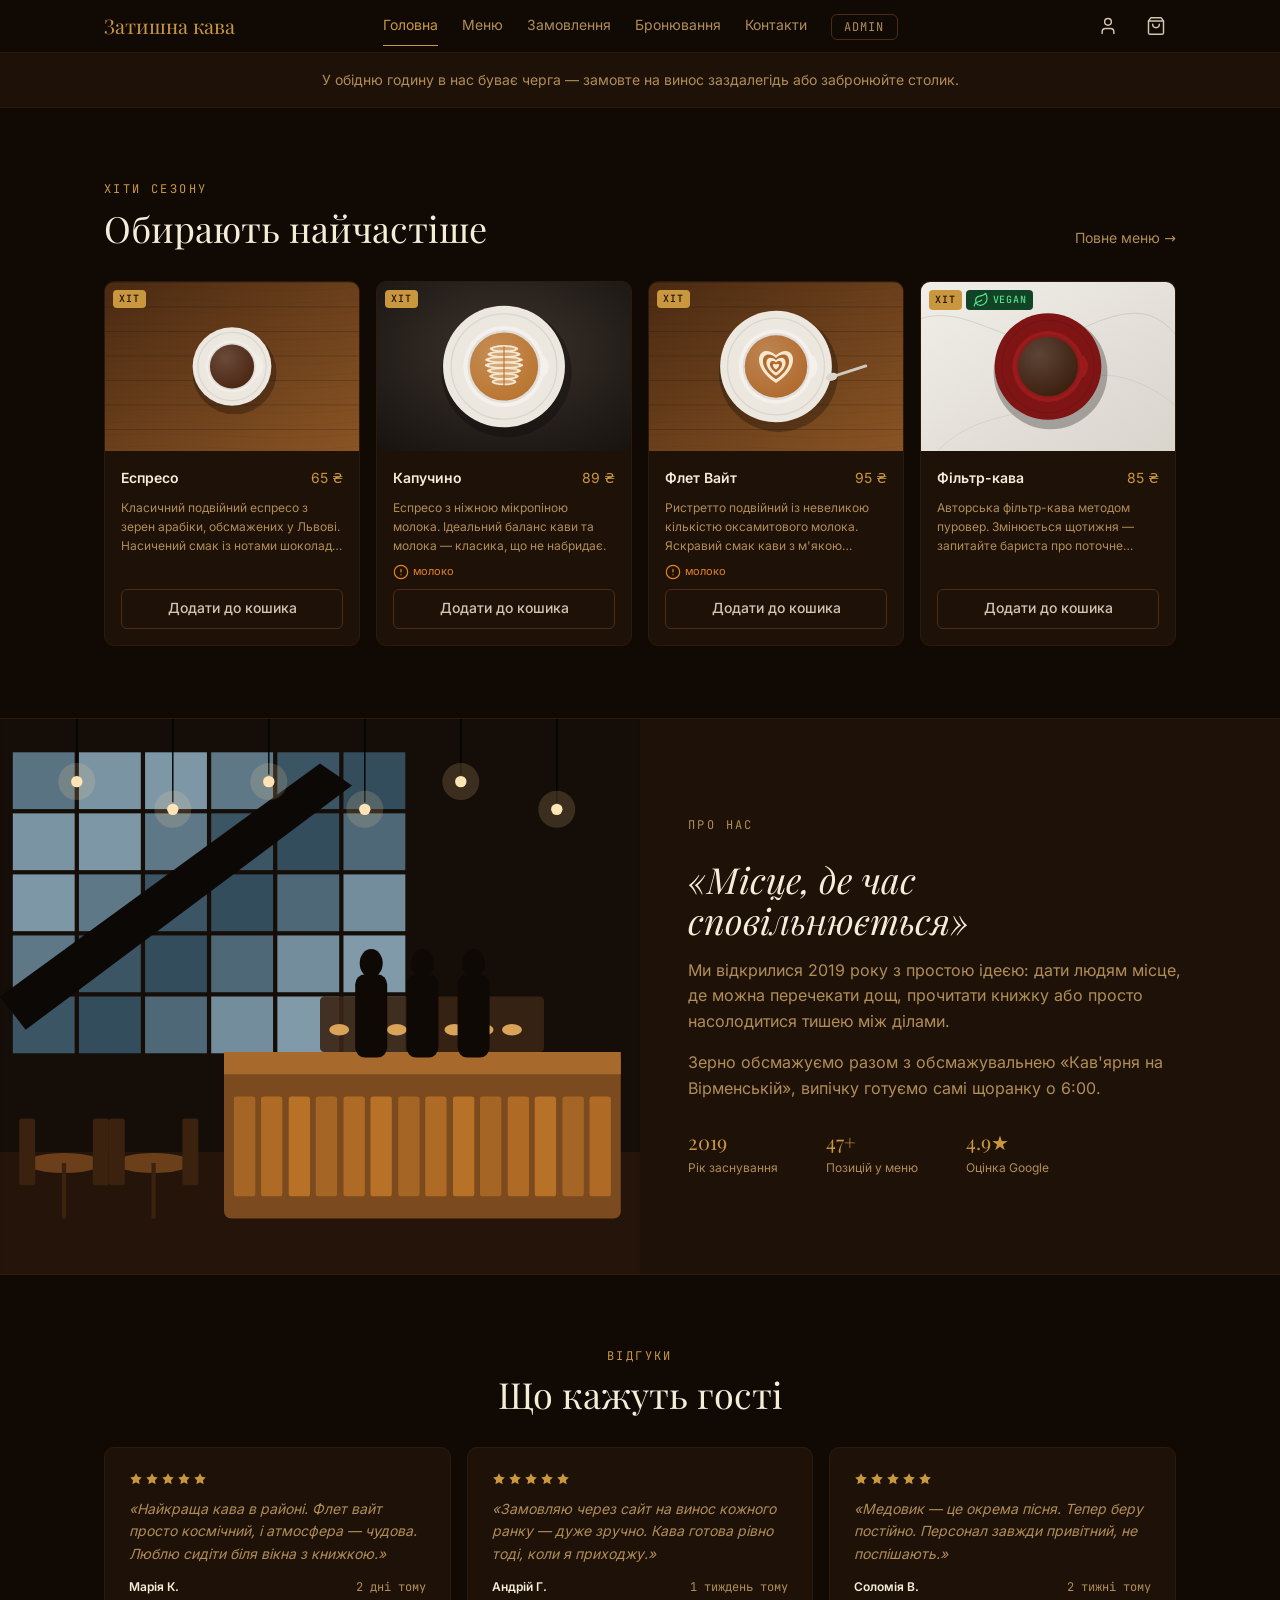
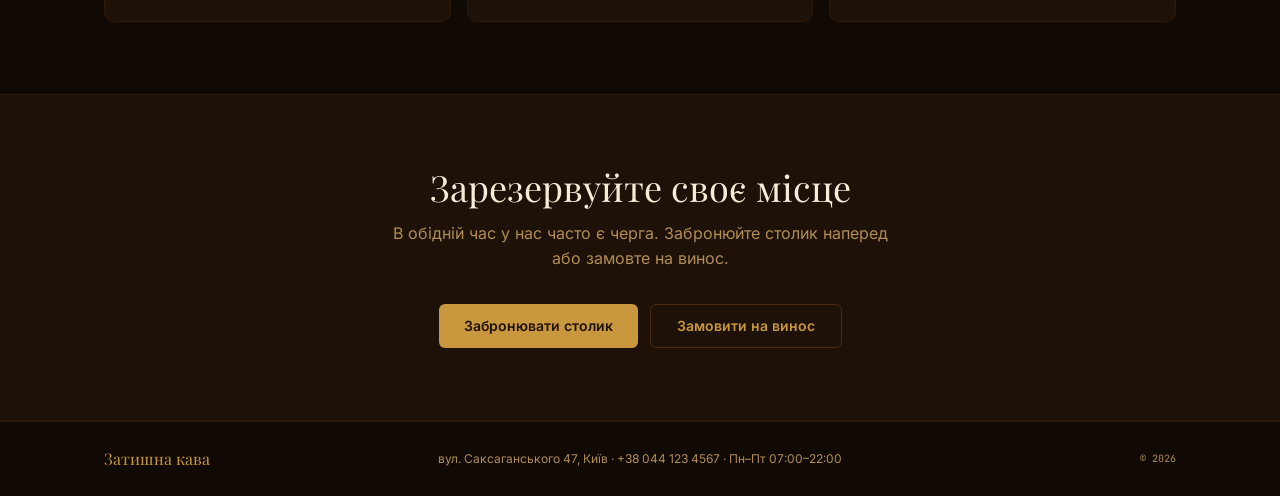
<file: public/index.html>
<!DOCTYPE html>
<html lang="uk">
<head>
  <meta charset="utf-8">
  <meta name="viewport" content="width=device-width, initial-scale=1">
  <title>Затишна кава — кав&#x27;ярня з онлайн-замовленням і бронюванням столиків</title>
  <meta name="description" content="Затишна кава: меню з фото та цінами, замовлення на винос без черги й бронювання столика онлайн.">
  <meta name="theme-color" content="#110a04">
  <link rel="icon" href="favicon.svg" type="image/svg+xml">
  <link rel="stylesheet" href="css/fonts.css">
  <link rel="stylesheet" href="css/tokens.css">
  <link rel="stylesheet" href="css/base.css">
  <link rel="stylesheet" href="css/components.css">
  <link rel="stylesheet" href="css/pages.css">
  <link rel="stylesheet" href="css/interactive.css">
  <script src="js/js-flag.js"></script>
  <script src="js/validation.js" defer></script>
  <script src="js/components.js" defer></script>
  <script src="js/api.js" defer></script>
  <script src="js/main.js" defer></script>
</head>
<body>
  <a class="skip-link" href="#main">Перейти до основного вмісту</a>
  <header class="site-header">
    <div class="container site-header__inner">
      <a class="logo" href="index.html">Затишна кава</a>
      <nav class="site-nav" id="site-nav" aria-label="Основна навігація">
        <ul class="site-nav__list">
          <li><a class="site-nav__link" href="index.html" aria-current="page">Головна</a></li>
          <li><a class="site-nav__link" href="menu.html">Меню</a></li>
          <li><a class="site-nav__link" href="order.html">Замовлення</a></li>
          <li><a class="site-nav__link" href="booking.html">Бронювання</a></li>
          <li><a class="site-nav__link" href="contacts.html">Контакти</a></li>
          <li class="site-nav__item--admin"><a class="site-nav__admin" href="#" title="Адмін-панель (поза межами цієї роботи)">Admin</a></li>
        </ul>
      </nav>
      <div class="site-header__actions">
        <a class="icon-btn" href="#" aria-label="Особистий кабінет"><svg class="icon" viewBox="0 0 24 24" aria-hidden="true" focusable="false"><path d="M19 21v-2a4 4 0 0 0-4-4H9a4 4 0 0 0-4 4v2"/><circle cx="12" cy="7" r="4"/></svg></a>
        <a class="icon-btn" href="order.html" aria-label="Кошик"><svg class="icon" viewBox="0 0 24 24" aria-hidden="true" focusable="false"><path d="M6 2 3 6v14a2 2 0 0 0 2 2h14a2 2 0 0 0 2-2V6l-3-4Z"/><path d="M3 6h18"/><path d="M16 10a4 4 0 0 1-8 0"/></svg><span class="icon-btn__count" hidden>0</span></a>
        <button class="icon-btn nav-toggle" type="button" aria-expanded="false" aria-controls="site-nav" aria-label="Меню сайту"><svg class="icon" viewBox="0 0 24 24" aria-hidden="true" focusable="false"><path d="M4 6h16M4 12h16M4 18h16"/></svg></button>
      </div>
    </div>
  </header>

  <main id="main">
    <h1 class="visually-hidden">Затишна кава — кав'ярня з онлайн-замовленням і бронюванням</h1>

    <div class="promo-bar">
      <p class="container promo-bar__text">У обідню годину в нас буває черга — замовте на винос заздалегідь або забронюйте столик.</p>
    </div>

    <section class="section" aria-labelledby="hits-title">
      <div class="container">
        <div class="section-head">
          <div>
            <p class="eyebrow">Хіти сезону</p>
            <h2 id="hits-title">Обирають найчастіше</h2>
          </div>
          <a class="section-head__link" href="menu.html">Повне меню →</a>
        </div>
        <ul class="product-grid">
      <li>
        <article class="product-card" data-category="kava">
      <div class="product-card__media">
        <img class="product-card__img" src="images/espreso.svg" alt="Чашка еспресо на дерев&#x27;яному столі, вигляд зверху" width="600" height="400">
        <div class="product-card__badges"><span class="badge badge--hit">Хіт</span></div>
      </div>
      <div class="product-card__body">
        <div class="product-card__head">
          <h3 class="product-card__title">Еспресо</h3>
          <p class="product-card__price">65&nbsp;₴</p>
        </div>
        <p class="product-card__text">Класичний подвійний еспресо з зерен арабіки, обсмажених у Львові. Насичений смак із нотами шоколаду та карамелі.</p>
        <button class="btn btn--secondary" type="button" data-add-to-cart>Додати до кошика</button>
      </div>
        </article>
      </li>
      <li>
        <article class="product-card" data-category="kava">
      <div class="product-card__media">
        <img class="product-card__img" src="images/kapuchyno.svg" alt="Капучино з малюнком на піні у чорній чашці" width="600" height="400">
        <div class="product-card__badges"><span class="badge badge--hit">Хіт</span></div>
      </div>
      <div class="product-card__body">
        <div class="product-card__head">
          <h3 class="product-card__title">Капучино</h3>
          <p class="product-card__price">89&nbsp;₴</p>
        </div>
        <p class="product-card__text">Еспресо з ніжною мікропіною молока. Ідеальний баланс кави та молока — класика, що не набридає.</p>
        <p class="product-card__allergen"><svg class="icon icon--sm" viewBox="0 0 24 24" aria-hidden="true" focusable="false"><circle cx="12" cy="12" r="10"/><path d="M12 8v4M12 16h.01"/></svg><span class="visually-hidden">Алергени: </span>молоко</p>
        <button class="btn btn--secondary" type="button" data-add-to-cart>Додати до кошика</button>
      </div>
        </article>
      </li>
      <li>
        <article class="product-card" data-category="kava">
      <div class="product-card__media">
        <img class="product-card__img" src="images/flet-vait.svg" alt="Флет вайт із серцем на піні та ложечкою" width="600" height="400">
        <div class="product-card__badges"><span class="badge badge--hit">Хіт</span></div>
      </div>
      <div class="product-card__body">
        <div class="product-card__head">
          <h3 class="product-card__title">Флет Вайт</h3>
          <p class="product-card__price">95&nbsp;₴</p>
        </div>
        <p class="product-card__text">Ристретто подвійний із невеликою кількістю оксамитового молока. Яскравий смак кави з м&#x27;якою текстурою.</p>
        <p class="product-card__allergen"><svg class="icon icon--sm" viewBox="0 0 24 24" aria-hidden="true" focusable="false"><circle cx="12" cy="12" r="10"/><path d="M12 8v4M12 16h.01"/></svg><span class="visually-hidden">Алергени: </span>молоко</p>
        <button class="btn btn--secondary" type="button" data-add-to-cart>Додати до кошика</button>
      </div>
        </article>
      </li>
      <li>
        <article class="product-card" data-category="kava">
      <div class="product-card__media">
        <img class="product-card__img" src="images/filtr-kava.svg" alt="Фільтр-кава в червоній чашці на мармуровому столі" width="600" height="400">
        <div class="product-card__badges"><span class="badge badge--hit">Хіт</span><span class="badge badge--vegan"><svg class="icon icon--sm" viewBox="0 0 24 24" aria-hidden="true" focusable="false"><path d="M11 20A7 7 0 0 1 9.8 6.1C15.5 5 17 4.48 19 2c1 2 2 4.18 2 8 0 5.5-4.78 10-10 10Z"/><path d="M2 21c0-3 1.85-5.36 5.08-6C9.5 14.52 12 13 13 12"/></svg>Vegan</span></div>
      </div>
      <div class="product-card__body">
        <div class="product-card__head">
          <h3 class="product-card__title">Фільтр-кава</h3>
          <p class="product-card__price">85&nbsp;₴</p>
        </div>
        <p class="product-card__text">Авторська фільтр-кава методом пуровер. Змінюється щотижня — запитайте бариста про поточне зерно.</p>
        <button class="btn btn--secondary" type="button" data-add-to-cart>Додати до кошика</button>
      </div>
        </article>
      </li>
        </ul>
      </div>
    </section>

    <section class="about" aria-labelledby="about-title">
      <figure class="about__media">
        <img class="about__img" src="images/pro-nas.svg" alt="Інтер'єр кав'ярні: великі вікна, барна стійка з підсвіткою та лампи під стелею" width="900" height="780" loading="lazy">
      </figure>
      <div class="about__content">
        <p class="eyebrow">Про нас</p>
        <h2 class="about__quote" id="about-title">«Місце, де час сповільнюється»</h2>
        <p>Ми відкрилися 2019 року з простою ідеєю: дати людям місце, де можна перечекати дощ, прочитати книжку або просто насолодитися тишею між ділами.</p>
        <p>Зерно обсмажуємо разом з обсмажувальнею «Кав'ярня на Вірменській», випічку готуємо самі щоранку о 6:00.</p>
        <dl class="stats">
          <div class="stat"><dt class="stat__label">Рік заснування</dt><dd class="stat__value">2019</dd></div>
          <div class="stat"><dt class="stat__label">Позицій у меню</dt><dd class="stat__value">47+</dd></div>
          <div class="stat"><dt class="stat__label">Оцінка Google</dt><dd class="stat__value">4.9★</dd></div>
        </dl>
      </div>
    </section>

    <section class="section" aria-labelledby="reviews-title">
      <div class="container">
        <div class="section-head section-head--center">
          <div>
            <p class="eyebrow">Відгуки</p>
            <h2 id="reviews-title">Що кажуть гості</h2>
          </div>
        </div>
        <ul class="review-grid">
      <li>
        <article class="review-card">
          <h3 class="visually-hidden">Відгук: Марія К.</h3>
          <div class="review-card__stars" role="img" aria-label="Оцінка: 5 з 5"><svg class="icon" viewBox="0 0 24 24" aria-hidden="true" focusable="false"><polygon points="12 2 15.09 8.26 22 9.27 17 14.14 18.18 21.02 12 17.77 5.82 21.02 7 14.14 2 9.27 8.91 8.26 12 2"/></svg><svg class="icon" viewBox="0 0 24 24" aria-hidden="true" focusable="false"><polygon points="12 2 15.09 8.26 22 9.27 17 14.14 18.18 21.02 12 17.77 5.82 21.02 7 14.14 2 9.27 8.91 8.26 12 2"/></svg><svg class="icon" viewBox="0 0 24 24" aria-hidden="true" focusable="false"><polygon points="12 2 15.09 8.26 22 9.27 17 14.14 18.18 21.02 12 17.77 5.82 21.02 7 14.14 2 9.27 8.91 8.26 12 2"/></svg><svg class="icon" viewBox="0 0 24 24" aria-hidden="true" focusable="false"><polygon points="12 2 15.09 8.26 22 9.27 17 14.14 18.18 21.02 12 17.77 5.82 21.02 7 14.14 2 9.27 8.91 8.26 12 2"/></svg><svg class="icon" viewBox="0 0 24 24" aria-hidden="true" focusable="false"><polygon points="12 2 15.09 8.26 22 9.27 17 14.14 18.18 21.02 12 17.77 5.82 21.02 7 14.14 2 9.27 8.91 8.26 12 2"/></svg></div>
          <blockquote class="review-card__text"><p>«Найкраща кава в районі. Флет вайт просто космічний, і атмосфера — чудова. Люблю сидіти біля вікна з книжкою.»</p></blockquote>
          <footer class="review-card__meta">
            <span class="review-card__author">Марія К.</span>
            <span class="review-card__time">2 дні тому</span>
          </footer>
        </article>
      </li>
      <li>
        <article class="review-card">
          <h3 class="visually-hidden">Відгук: Андрій Г.</h3>
          <div class="review-card__stars" role="img" aria-label="Оцінка: 5 з 5"><svg class="icon" viewBox="0 0 24 24" aria-hidden="true" focusable="false"><polygon points="12 2 15.09 8.26 22 9.27 17 14.14 18.18 21.02 12 17.77 5.82 21.02 7 14.14 2 9.27 8.91 8.26 12 2"/></svg><svg class="icon" viewBox="0 0 24 24" aria-hidden="true" focusable="false"><polygon points="12 2 15.09 8.26 22 9.27 17 14.14 18.18 21.02 12 17.77 5.82 21.02 7 14.14 2 9.27 8.91 8.26 12 2"/></svg><svg class="icon" viewBox="0 0 24 24" aria-hidden="true" focusable="false"><polygon points="12 2 15.09 8.26 22 9.27 17 14.14 18.18 21.02 12 17.77 5.82 21.02 7 14.14 2 9.27 8.91 8.26 12 2"/></svg><svg class="icon" viewBox="0 0 24 24" aria-hidden="true" focusable="false"><polygon points="12 2 15.09 8.26 22 9.27 17 14.14 18.18 21.02 12 17.77 5.82 21.02 7 14.14 2 9.27 8.91 8.26 12 2"/></svg><svg class="icon" viewBox="0 0 24 24" aria-hidden="true" focusable="false"><polygon points="12 2 15.09 8.26 22 9.27 17 14.14 18.18 21.02 12 17.77 5.82 21.02 7 14.14 2 9.27 8.91 8.26 12 2"/></svg></div>
          <blockquote class="review-card__text"><p>«Замовляю через сайт на винос кожного ранку — дуже зручно. Кава готова рівно тоді, коли я приходжу.»</p></blockquote>
          <footer class="review-card__meta">
            <span class="review-card__author">Андрій Г.</span>
            <span class="review-card__time">1 тиждень тому</span>
          </footer>
        </article>
      </li>
      <li>
        <article class="review-card">
          <h3 class="visually-hidden">Відгук: Соломія В.</h3>
          <div class="review-card__stars" role="img" aria-label="Оцінка: 5 з 5"><svg class="icon" viewBox="0 0 24 24" aria-hidden="true" focusable="false"><polygon points="12 2 15.09 8.26 22 9.27 17 14.14 18.18 21.02 12 17.77 5.82 21.02 7 14.14 2 9.27 8.91 8.26 12 2"/></svg><svg class="icon" viewBox="0 0 24 24" aria-hidden="true" focusable="false"><polygon points="12 2 15.09 8.26 22 9.27 17 14.14 18.18 21.02 12 17.77 5.82 21.02 7 14.14 2 9.27 8.91 8.26 12 2"/></svg><svg class="icon" viewBox="0 0 24 24" aria-hidden="true" focusable="false"><polygon points="12 2 15.09 8.26 22 9.27 17 14.14 18.18 21.02 12 17.77 5.82 21.02 7 14.14 2 9.27 8.91 8.26 12 2"/></svg><svg class="icon" viewBox="0 0 24 24" aria-hidden="true" focusable="false"><polygon points="12 2 15.09 8.26 22 9.27 17 14.14 18.18 21.02 12 17.77 5.82 21.02 7 14.14 2 9.27 8.91 8.26 12 2"/></svg><svg class="icon" viewBox="0 0 24 24" aria-hidden="true" focusable="false"><polygon points="12 2 15.09 8.26 22 9.27 17 14.14 18.18 21.02 12 17.77 5.82 21.02 7 14.14 2 9.27 8.91 8.26 12 2"/></svg></div>
          <blockquote class="review-card__text"><p>«Медовик — це окрема пісня. Тепер беру постійно. Персонал завжди привітний, не поспішають.»</p></blockquote>
          <footer class="review-card__meta">
            <span class="review-card__author">Соломія В.</span>
            <span class="review-card__time">2 тижні тому</span>
          </footer>
        </article>
      </li>
        </ul>
      </div>
    </section>

    <section class="section section--surface cta" aria-labelledby="cta-title">
      <div class="container">
        <h2 id="cta-title">Зарезервуйте своє місце</h2>
        <p class="cta__text">В обідній час у нас часто є черга. Забронюйте столик наперед або замовте на винос.</p>
        <div class="cta__actions">
          <a class="btn btn--primary" href="booking.html">Забронювати столик</a>
          <a class="btn btn--secondary" href="order.html">Замовити на винос</a>
        </div>
      </div>
    </section>
  </main>

  <footer class="site-footer">
    <div class="container site-footer__inner">
      <a class="site-footer__logo" href="index.html">Затишна кава</a>
      <address class="site-footer__info">вул. Саксаганського 47, Київ · <a href="tel:+380441234567">+38 044 123 4567</a> · Пн–Пт 07:00–22:00</address>
      <p class="site-footer__copy"><small>© 2026</small></p>
    </div>
  </footer>
</body>
</html>
</file>
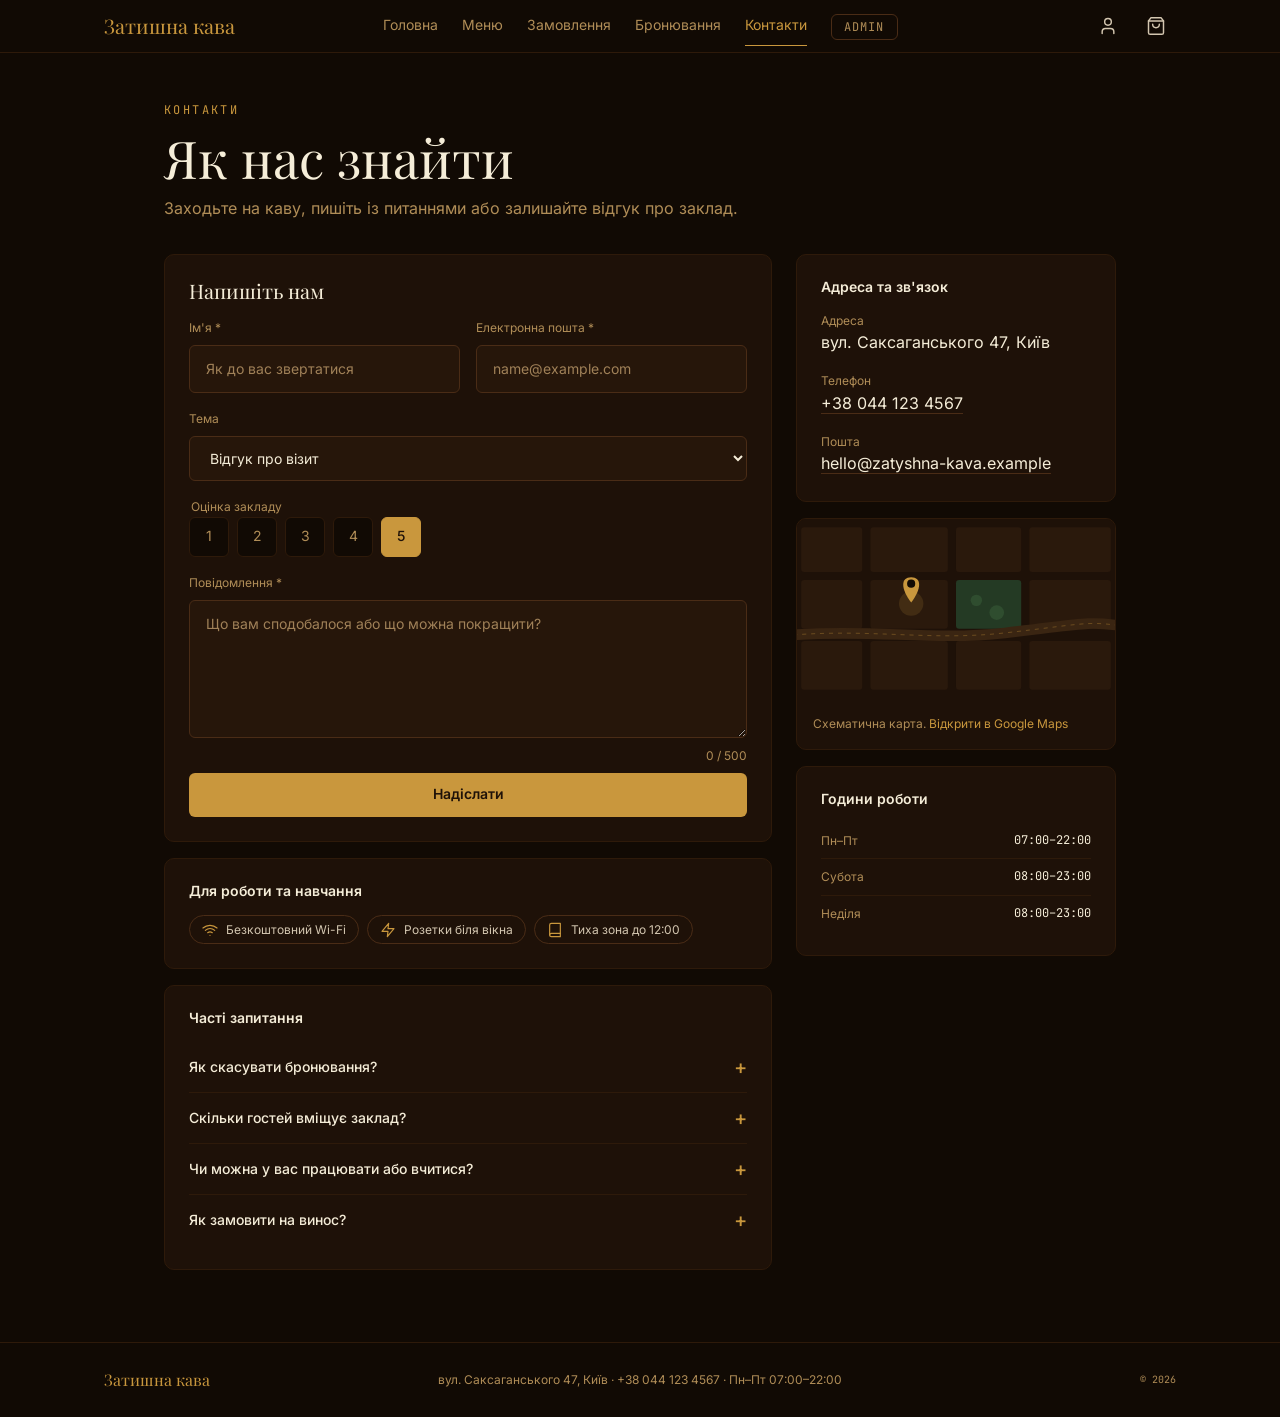
<file: public/contacts.html>
<!DOCTYPE html>
<html lang="uk">
<head>
  <meta charset="utf-8">
  <meta name="viewport" content="width=device-width, initial-scale=1">
  <title>Контакти — Затишна кава</title>
  <meta name="description" content="Адреса, телефон, години роботи кав&#x27;ярні «Затишна кава» та форма зворотного зв&#x27;язку.">
  <meta name="theme-color" content="#110a04">
  <link rel="icon" href="favicon.svg" type="image/svg+xml">
  <link rel="stylesheet" href="css/fonts.css">
  <link rel="stylesheet" href="css/tokens.css">
  <link rel="stylesheet" href="css/base.css">
  <link rel="stylesheet" href="css/components.css">
  <link rel="stylesheet" href="css/pages.css">
  <link rel="stylesheet" href="css/interactive.css">
  <script src="js/js-flag.js"></script>
  <script src="js/validation.js" defer></script>
  <script src="js/components.js" defer></script>
  <script src="js/api.js" defer></script>
  <script src="js/main.js" defer></script>
</head>
<body>
  <a class="skip-link" href="#main">Перейти до основного вмісту</a>
  <header class="site-header">
    <div class="container site-header__inner">
      <a class="logo" href="index.html">Затишна кава</a>
      <nav class="site-nav" id="site-nav" aria-label="Основна навігація">
        <ul class="site-nav__list">
          <li><a class="site-nav__link" href="index.html">Головна</a></li>
          <li><a class="site-nav__link" href="menu.html">Меню</a></li>
          <li><a class="site-nav__link" href="order.html">Замовлення</a></li>
          <li><a class="site-nav__link" href="booking.html">Бронювання</a></li>
          <li><a class="site-nav__link" href="contacts.html" aria-current="page">Контакти</a></li>
          <li class="site-nav__item--admin"><a class="site-nav__admin" href="#" title="Адмін-панель (поза межами цієї роботи)">Admin</a></li>
        </ul>
      </nav>
      <div class="site-header__actions">
        <a class="icon-btn" href="#" aria-label="Особистий кабінет"><svg class="icon" viewBox="0 0 24 24" aria-hidden="true" focusable="false"><path d="M19 21v-2a4 4 0 0 0-4-4H9a4 4 0 0 0-4 4v2"/><circle cx="12" cy="7" r="4"/></svg></a>
        <a class="icon-btn" href="order.html" aria-label="Кошик"><svg class="icon" viewBox="0 0 24 24" aria-hidden="true" focusable="false"><path d="M6 2 3 6v14a2 2 0 0 0 2 2h14a2 2 0 0 0 2-2V6l-3-4Z"/><path d="M3 6h18"/><path d="M16 10a4 4 0 0 1-8 0"/></svg><span class="icon-btn__count" hidden>0</span></a>
        <button class="icon-btn nav-toggle" type="button" aria-expanded="false" aria-controls="site-nav" aria-label="Меню сайту"><svg class="icon" viewBox="0 0 24 24" aria-hidden="true" focusable="false"><path d="M4 6h16M4 12h16M4 18h16"/></svg></button>
      </div>
    </div>
  </header>

  <main id="main">
    <div class="container container--narrow page-head">
      <p class="eyebrow">Контакти</p>
      <h1>Як нас знайти</h1>
      <p class="lead">Заходьте на каву, пишіть із питаннями або залишайте відгук про заклад.</p>
    </div>

    <div class="container container--narrow page-body">
      <div class="two-col">
        <div class="stack">
          <section class="panel" aria-labelledby="feedback-title">
            <h2 class="panel__title panel__title--display" id="feedback-title">Напишіть нам</h2>
            <form id="feedback-form" novalidate action="#" method="post">
              <div class="form-grid">
                <div class="field">
                  <label class="field__label" for="f-name">Ім'я *</label>
                  <input class="field__input" type="text" id="f-name" name="name" placeholder="Як до вас звертатися" autocomplete="name" required>
                </div>
                <div class="field">
                  <label class="field__label" for="f-email">Електронна пошта *</label>
                  <input class="field__input" type="email" id="f-email" name="email" placeholder="name@example.com" autocomplete="email" required>
                </div>
                <div class="field form-grid__full">
                  <label class="field__label" for="f-topic">Тема</label>
                  <select class="field__input" id="f-topic" name="topic">
                    <option value="question">Питання до закладу</option>
                    <option value="review" selected>Відгук про візит</option>
                    <option value="cooperation">Співпраця</option>
                  </select>
                </div>
                <fieldset class="field form-grid__full">
                  <legend class="field__label">Оцінка закладу</legend>
                  <div class="choice-grid choice-grid--rating">
              <div class="choice choice--guest"><input class="choice__input" type="radio" name="rating" id="r-1" value="1"><label class="choice__label" for="r-1"><span class="visually-hidden">Оцінка </span>1</label></div>
              <div class="choice choice--guest"><input class="choice__input" type="radio" name="rating" id="r-2" value="2"><label class="choice__label" for="r-2"><span class="visually-hidden">Оцінка </span>2</label></div>
              <div class="choice choice--guest"><input class="choice__input" type="radio" name="rating" id="r-3" value="3"><label class="choice__label" for="r-3"><span class="visually-hidden">Оцінка </span>3</label></div>
              <div class="choice choice--guest"><input class="choice__input" type="radio" name="rating" id="r-4" value="4"><label class="choice__label" for="r-4"><span class="visually-hidden">Оцінка </span>4</label></div>
              <div class="choice choice--guest"><input class="choice__input" type="radio" name="rating" id="r-5" value="5" checked><label class="choice__label" for="r-5"><span class="visually-hidden">Оцінка </span>5</label></div>
                  </div>
                </fieldset>
                <div class="field form-grid__full">
                  <label class="field__label" for="f-message">Повідомлення *</label>
                  <textarea class="field__input" id="f-message" name="message" rows="5" placeholder="Що вам сподобалося або що можна покращити?" required></textarea>
                </div>
              </div>
              <div class="form-actions">
                <button class="btn btn--primary btn--block" type="submit">Надіслати</button>
                <p class="form-status" id="feedback-status" role="status" tabindex="-1" hidden></p>
              </div>
            </form>
          </section>

          <section class="panel" aria-labelledby="perks-title">
            <h2 class="panel__title" id="perks-title">Для роботи та навчання</h2>
            <ul class="perks">
              <li class="perks__item"><svg class="icon icon--sm" viewBox="0 0 24 24" aria-hidden="true" focusable="false"><path d="M5 12.55a11 11 0 0 1 14.08 0M1.42 9a16 16 0 0 1 21.16 0M8.53 16.11a6 6 0 0 1 6.95 0M12 20h.01"/></svg>Безкоштовний Wi-Fi</li>
              <li class="perks__item"><svg class="icon icon--sm" viewBox="0 0 24 24" aria-hidden="true" focusable="false"><polygon points="13 2 3 14 12 14 11 22 21 10 12 10 13 2"/></svg>Розетки біля вікна</li>
              <li class="perks__item"><svg class="icon icon--sm" viewBox="0 0 24 24" aria-hidden="true" focusable="false"><path d="M4 19.5A2.5 2.5 0 0 1 6.5 17H20"/><path d="M6.5 2H20v20H6.5A2.5 2.5 0 0 1 4 19.5v-15A2.5 2.5 0 0 1 6.5 2z"/></svg>Тиха зона до 12:00</li>
            </ul>
          </section>

          <section class="panel" aria-labelledby="faq-title">
            <h2 class="panel__title" id="faq-title">Часті запитання</h2>
            <div class="accordion" data-accordion>
              <div class="accordion__item">
                <h3 class="accordion__heading"><button class="accordion__trigger" type="button" aria-expanded="false" aria-controls="faq-1">Як скасувати бронювання?</button></h3>
                <div class="accordion__panel" id="faq-1" hidden><p>Скасувати бронювання можна до 2 годин до візиту.</p></div>
              </div>
              <div class="accordion__item">
                <h3 class="accordion__heading"><button class="accordion__trigger" type="button" aria-expanded="false" aria-controls="faq-2">Скільки гостей вміщує заклад?</button></h3>
                <div class="accordion__panel" id="faq-2" hidden><p>У нас 12 столиків, максимальна місткість — 40 гостей. Столики біля вікна особливо популярні.</p></div>
              </div>
              <div class="accordion__item">
                <h3 class="accordion__heading"><button class="accordion__trigger" type="button" aria-expanded="false" aria-controls="faq-3">Чи можна у вас працювати або вчитися?</button></h3>
                <div class="accordion__panel" id="faq-3" hidden><p>Так: безкоштовний Wi-Fi, розетки біля вікна та тиха зона до 12:00.</p></div>
              </div>
              <div class="accordion__item">
                <h3 class="accordion__heading"><button class="accordion__trigger" type="button" aria-expanded="false" aria-controls="faq-4">Як замовити на винос?</button></h3>
                <div class="accordion__panel" id="faq-4" hidden><p>Додайте позиції до кошика, оберіть час отримання на сторінці «Замовлення» — ми приготуємо замовлення до вашого приходу.</p></div>
              </div>
            </div>
          </section>
        </div>

        <aside class="stack" aria-label="Контактна інформація">
          <section class="panel" aria-labelledby="where-title">
            <h2 class="panel__title" id="where-title">Адреса та зв'язок</h2>
            <dl class="contact-list">
              <div class="contact-list__row"><dt>Адреса</dt><dd><address>вул. Саксаганського 47, Київ</address></dd></div>
              <div class="contact-list__row"><dt>Телефон</dt><dd><a href="tel:+380441234567">+38 044 123 4567</a></dd></div>
              <div class="contact-list__row"><dt>Пошта</dt><dd><a href="mailto:hello@zatyshna-kava.example">hello@zatyshna-kava.example</a></dd></div>
            </dl>
          </section>
          <figure class="figure-card">
            <img class="map-card__img" src="images/karta.svg" alt="Схема розташування кав'ярні на вулиці Саксаганського" width="800" height="440" loading="lazy">
            <figcaption class="figure-card__caption">Схематична карта. <a href="https://www.google.com/maps/search/?api=1&amp;query=%D0%B2%D1%83%D0%BB.+%D0%A1%D0%B0%D0%BA%D1%81%D0%B0%D0%B3%D0%B0%D0%BD%D1%81%D1%8C%D0%BA%D0%BE%D0%B3%D0%BE+47+%D0%9A%D0%B8%D1%97%D0%B2" rel="noopener">Відкрити в Google Maps</a></figcaption>
          </figure>
          <section class="panel" aria-labelledby="hours-title">
            <h2 class="panel__title" id="hours-title">Години роботи</h2>
            <dl class="hours">
              <div class="hours__row"><dt>Пн–Пт</dt><dd>07:00–22:00</dd></div>
              <div class="hours__row"><dt>Субота</dt><dd>08:00–23:00</dd></div>
              <div class="hours__row"><dt>Неділя</dt><dd>08:00–23:00</dd></div>
            </dl>
          </section>
        </aside>
      </div>
    </div>
  </main>

  <footer class="site-footer">
    <div class="container site-footer__inner">
      <a class="site-footer__logo" href="index.html">Затишна кава</a>
      <address class="site-footer__info">вул. Саксаганського 47, Київ · <a href="tel:+380441234567">+38 044 123 4567</a> · Пн–Пт 07:00–22:00</address>
      <p class="site-footer__copy"><small>© 2026</small></p>
    </div>
  </footer>
</body>
</html>
</file>
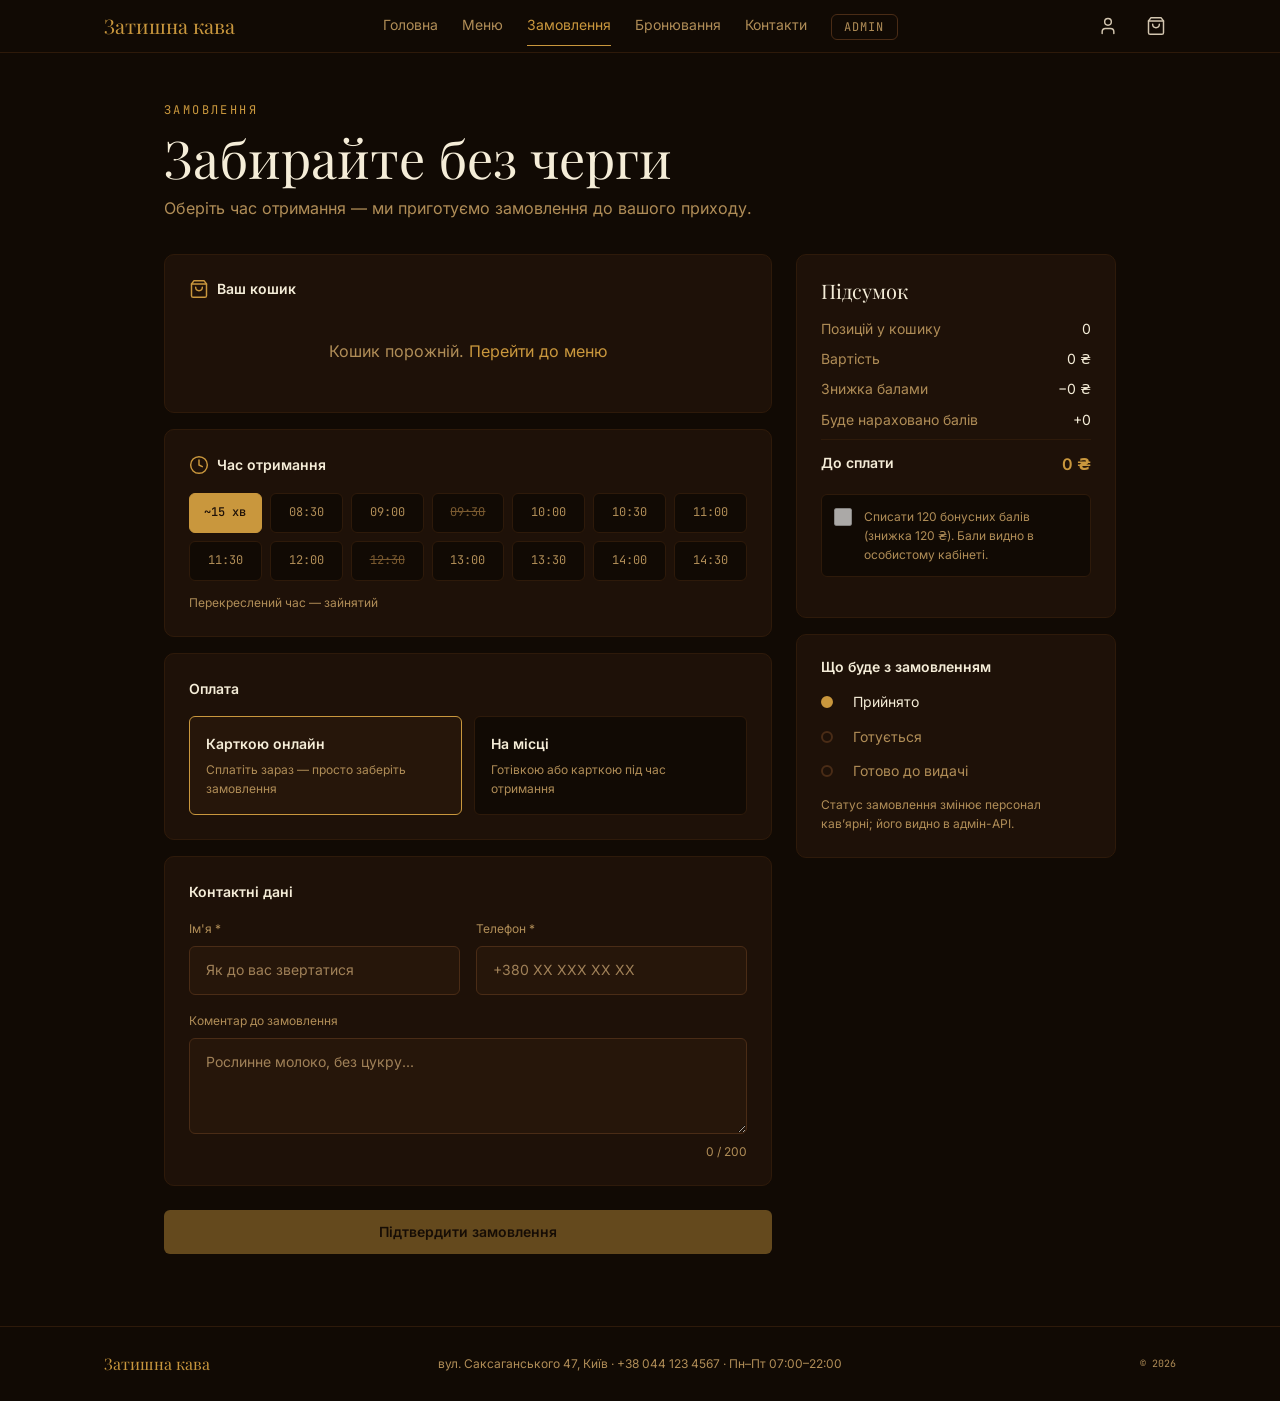
<file: public/order.html>
<!DOCTYPE html>
<html lang="uk">
<head>
  <meta charset="utf-8">
  <meta name="viewport" content="width=device-width, initial-scale=1">
  <title>Замовлення на винос — Затишна кава</title>
  <meta name="description" content="Оформіть замовлення на винос у кав&#x27;ярні «Затишна кава»: оберіть час отримання та спосіб оплати.">
  <meta name="theme-color" content="#110a04">
  <link rel="icon" href="favicon.svg" type="image/svg+xml">
  <link rel="stylesheet" href="css/fonts.css">
  <link rel="stylesheet" href="css/tokens.css">
  <link rel="stylesheet" href="css/base.css">
  <link rel="stylesheet" href="css/components.css">
  <link rel="stylesheet" href="css/pages.css">
  <link rel="stylesheet" href="css/interactive.css">
  <script src="js/js-flag.js"></script>
  <script src="js/validation.js" defer></script>
  <script src="js/components.js" defer></script>
  <script src="js/api.js" defer></script>
  <script src="js/main.js" defer></script>
</head>
<body>
  <a class="skip-link" href="#main">Перейти до основного вмісту</a>
  <header class="site-header">
    <div class="container site-header__inner">
      <a class="logo" href="index.html">Затишна кава</a>
      <nav class="site-nav" id="site-nav" aria-label="Основна навігація">
        <ul class="site-nav__list">
          <li><a class="site-nav__link" href="index.html">Головна</a></li>
          <li><a class="site-nav__link" href="menu.html">Меню</a></li>
          <li><a class="site-nav__link" href="order.html" aria-current="page">Замовлення</a></li>
          <li><a class="site-nav__link" href="booking.html">Бронювання</a></li>
          <li><a class="site-nav__link" href="contacts.html">Контакти</a></li>
          <li class="site-nav__item--admin"><a class="site-nav__admin" href="#" title="Адмін-панель (поза межами цієї роботи)">Admin</a></li>
        </ul>
      </nav>
      <div class="site-header__actions">
        <a class="icon-btn" href="#" aria-label="Особистий кабінет"><svg class="icon" viewBox="0 0 24 24" aria-hidden="true" focusable="false"><path d="M19 21v-2a4 4 0 0 0-4-4H9a4 4 0 0 0-4 4v2"/><circle cx="12" cy="7" r="4"/></svg></a>
        <a class="icon-btn" href="order.html" aria-label="Кошик"><svg class="icon" viewBox="0 0 24 24" aria-hidden="true" focusable="false"><path d="M6 2 3 6v14a2 2 0 0 0 2 2h14a2 2 0 0 0 2-2V6l-3-4Z"/><path d="M3 6h18"/><path d="M16 10a4 4 0 0 1-8 0"/></svg><span class="icon-btn__count" hidden>0</span></a>
        <button class="icon-btn nav-toggle" type="button" aria-expanded="false" aria-controls="site-nav" aria-label="Меню сайту"><svg class="icon" viewBox="0 0 24 24" aria-hidden="true" focusable="false"><path d="M4 6h16M4 12h16M4 18h16"/></svg></button>
      </div>
    </div>
  </header>

  <main id="main">
    <div class="container container--narrow page-head">
      <p class="eyebrow">Замовлення</p>
      <h1>Забирайте без черги</h1>
      <p class="lead">Оберіть час отримання — ми приготуємо замовлення до вашого приходу.</p>
    </div>

    <div class="container container--narrow page-body">
      <div class="two-col">
        <form class="stack" id="order-form" novalidate action="#" method="post">
          <section class="panel" aria-labelledby="items-title">
            <h2 class="panel__title" id="items-title"><svg class="icon" viewBox="0 0 24 24" aria-hidden="true" focusable="false"><path d="M6 2 3 6v14a2 2 0 0 0 2 2h14a2 2 0 0 0 2-2V6l-3-4Z"/><path d="M3 6h18"/><path d="M16 10a4 4 0 0 1-8 0"/></svg>Ваш кошик</h2>
            <ul class="order-items" id="order-items"></ul>
            <p class="order-empty" id="order-empty">Кошик порожній. <a href="menu.html">Перейти до меню</a></p>
          </section>

          <fieldset class="panel">
            <legend class="panel__title"><svg class="icon" viewBox="0 0 24 24" aria-hidden="true" focusable="false"><circle cx="12" cy="12" r="10"/><path d="M12 6v6l4 2"/></svg>Час отримання</legend>
            <div class="choice-grid choice-grid--slots">
            <div class="choice"><input class="choice__input" type="radio" name="pickup" id="p-asap" value="asap" checked><label class="choice__label" for="p-asap">~15 хв</label></div>
            <div class="choice"><input class="choice__input" type="radio" name="pickup" id="p-0830" value="08:30"><label class="choice__label" for="p-0830">08:30</label></div>
            <div class="choice"><input class="choice__input" type="radio" name="pickup" id="p-0900" value="09:00"><label class="choice__label" for="p-0900">09:00</label></div>
            <div class="choice"><input class="choice__input" type="radio" name="pickup" id="p-0930" value="09:30" disabled><label class="choice__label" for="p-0930">09:30</label></div>
            <div class="choice"><input class="choice__input" type="radio" name="pickup" id="p-1000" value="10:00"><label class="choice__label" for="p-1000">10:00</label></div>
            <div class="choice"><input class="choice__input" type="radio" name="pickup" id="p-1030" value="10:30"><label class="choice__label" for="p-1030">10:30</label></div>
            <div class="choice"><input class="choice__input" type="radio" name="pickup" id="p-1100" value="11:00"><label class="choice__label" for="p-1100">11:00</label></div>
            <div class="choice"><input class="choice__input" type="radio" name="pickup" id="p-1130" value="11:30"><label class="choice__label" for="p-1130">11:30</label></div>
            <div class="choice"><input class="choice__input" type="radio" name="pickup" id="p-1200" value="12:00"><label class="choice__label" for="p-1200">12:00</label></div>
            <div class="choice"><input class="choice__input" type="radio" name="pickup" id="p-1230" value="12:30" disabled><label class="choice__label" for="p-1230">12:30</label></div>
            <div class="choice"><input class="choice__input" type="radio" name="pickup" id="p-1300" value="13:00"><label class="choice__label" for="p-1300">13:00</label></div>
            <div class="choice"><input class="choice__input" type="radio" name="pickup" id="p-1330" value="13:30"><label class="choice__label" for="p-1330">13:30</label></div>
            <div class="choice"><input class="choice__input" type="radio" name="pickup" id="p-1400" value="14:00"><label class="choice__label" for="p-1400">14:00</label></div>
            <div class="choice"><input class="choice__input" type="radio" name="pickup" id="p-1430" value="14:30"><label class="choice__label" for="p-1430">14:30</label></div>
            </div>
            <p class="panel__hint">Перекреслений час — зайнятий</p>
          </fieldset>

          <fieldset class="panel">
            <legend class="panel__title">Оплата</legend>
            <div class="payment-grid">
              <label class="option-card"><input class="option-card__input" type="radio" name="payment" value="card-online" checked><span class="option-card__body"><span class="option-card__title">Карткою онлайн</span><span class="option-card__text">Сплатіть зараз — просто заберіть замовлення</span></span></label>
              <label class="option-card"><input class="option-card__input" type="radio" name="payment" value="on-site"><span class="option-card__body"><span class="option-card__title">На місці</span><span class="option-card__text">Готівкою або карткою під час отримання</span></span></label>
            </div>
          </fieldset>

          <fieldset class="panel">
            <legend class="panel__title">Контактні дані</legend>
            <div class="form-grid">
              <div class="field">
                <label class="field__label" for="o-name">Ім'я *</label>
                <input class="field__input" type="text" id="o-name" name="name" placeholder="Як до вас звертатися" autocomplete="name" required>
              </div>
              <div class="field">
                <label class="field__label" for="o-phone">Телефон *</label>
                <input class="field__input" type="tel" id="o-phone" name="phone" placeholder="+380 XX XXX XX XX" autocomplete="tel" pattern="\+?[0-9\s\-\(\)]{10,}" required>
              </div>
              <div class="field form-grid__full">
                <label class="field__label" for="o-note">Коментар до замовлення</label>
                <textarea class="field__input" id="o-note" name="note" rows="3" placeholder="Рослинне молоко, без цукру..."></textarea>
              </div>
            </div>
          </fieldset>

          <div class="form-actions">
            <button class="btn btn--primary btn--block" type="submit">Підтвердити замовлення</button>
            <p class="form-status" id="order-status" role="status" tabindex="-1" hidden></p>
          </div>
        </form>

        <aside class="stack aside-sticky" aria-label="Підсумок замовлення">
          <section class="panel" aria-labelledby="total-title">
            <h2 class="panel__title panel__title--display" id="total-title">Підсумок</h2>
            <dl class="summary-list">
              <div class="summary-list__row"><dt>Позицій у кошику</dt><dd id="sum-count">0</dd></div>
              <div class="summary-list__row"><dt>Вартість</dt><dd id="sum-items">0&nbsp;₴</dd></div>
              <div class="summary-list__row"><dt>Знижка балами</dt><dd id="sum-discount">−0&nbsp;₴</dd></div>
              <div class="summary-list__row"><dt>Буде нараховано балів</dt><dd id="sum-earn">+0</dd></div>
              <div class="summary-list__row summary-list__row--total"><dt>До сплати</dt><dd id="sum-total">0&nbsp;₴</dd></div>
            </dl>
            <label class="bonus-toggle" for="use-bonus">
              <input type="checkbox" id="use-bonus" form="order-form" data-points="120">
              <span>Списати 120 бонусних балів (знижка 120&nbsp;₴). Бали видно в особистому кабінеті.</span>
            </label>
          </section>
          <section class="panel" aria-labelledby="status-title">
            <h2 class="panel__title" id="status-title">Що буде з замовленням</h2>
            <ol class="status-steps">
              <li class="status-steps__item" aria-current="step">Прийнято</li>
              <li class="status-steps__item">Готується</li>
              <li class="status-steps__item">Готово до видачі</li>
            </ol>
            <p class="panel__hint">Статус замовлення змінює персонал кав’ярні; його видно в адмін-API.</p>
          </section>
        </aside>
      </div>
    </div>
  </main>

  <footer class="site-footer">
    <div class="container site-footer__inner">
      <a class="site-footer__logo" href="index.html">Затишна кава</a>
      <address class="site-footer__info">вул. Саксаганського 47, Київ · <a href="tel:+380441234567">+38 044 123 4567</a> · Пн–Пт 07:00–22:00</address>
      <p class="site-footer__copy"><small>© 2026</small></p>
    </div>
  </footer>
</body>
</html>
</file>
<file: public/css/fonts.css>
/* Локальні шрифти дизайн-системи: Playfair Display (заголовки), Inter (текст), JetBrains Mono (мітки) */
@font-face {
  font-family: "Playfair Display";
  font-style: normal;
  font-weight: 400;
  font-display: swap;
  src: url("../fonts/playfair-display-cyrillic-400-normal.woff2") format("woff2");
  unicode-range: U+0301, U+0400-045F, U+0490-0491, U+04B0-04B1, U+2116;
}

@font-face {
  font-family: "Playfair Display";
  font-style: normal;
  font-weight: 400;
  font-display: swap;
  src: url("../fonts/playfair-display-latin-400-normal.woff2") format("woff2");
  unicode-range: U+0000-00FF, U+0131, U+0152-0153, U+02BB-02BC, U+02C6, U+02DA, U+02DC, U+2000-206F, U+2074, U+20AC, U+2122, U+2191, U+2193, U+2212, U+2215, U+FEFF, U+FFFD;
}

@font-face {
  font-family: "Playfair Display";
  font-style: italic;
  font-weight: 400;
  font-display: swap;
  src: url("../fonts/playfair-display-cyrillic-400-italic.woff2") format("woff2");
  unicode-range: U+0301, U+0400-045F, U+0490-0491, U+04B0-04B1, U+2116;
}

@font-face {
  font-family: "Playfair Display";
  font-style: italic;
  font-weight: 400;
  font-display: swap;
  src: url("../fonts/playfair-display-latin-400-italic.woff2") format("woff2");
  unicode-range: U+0000-00FF, U+0131, U+0152-0153, U+02BB-02BC, U+02C6, U+02DA, U+02DC, U+2000-206F, U+2074, U+20AC, U+2122, U+2191, U+2193, U+2212, U+2215, U+FEFF, U+FFFD;
}

@font-face {
  font-family: "Inter";
  font-style: normal;
  font-weight: 400;
  font-display: swap;
  src: url("../fonts/inter-cyrillic-400-normal.woff2") format("woff2");
  unicode-range: U+0301, U+0400-045F, U+0490-0491, U+04B0-04B1, U+2116;
}

@font-face {
  font-family: "Inter";
  font-style: normal;
  font-weight: 400;
  font-display: swap;
  src: url("../fonts/inter-latin-400-normal.woff2") format("woff2");
  unicode-range: U+0000-00FF, U+0131, U+0152-0153, U+02BB-02BC, U+02C6, U+02DA, U+02DC, U+2000-206F, U+2074, U+20AC, U+2122, U+2191, U+2193, U+2212, U+2215, U+FEFF, U+FFFD;
}

@font-face {
  font-family: "Inter";
  font-style: normal;
  font-weight: 500;
  font-display: swap;
  src: url("../fonts/inter-cyrillic-500-normal.woff2") format("woff2");
  unicode-range: U+0301, U+0400-045F, U+0490-0491, U+04B0-04B1, U+2116;
}

@font-face {
  font-family: "Inter";
  font-style: normal;
  font-weight: 500;
  font-display: swap;
  src: url("../fonts/inter-latin-500-normal.woff2") format("woff2");
  unicode-range: U+0000-00FF, U+0131, U+0152-0153, U+02BB-02BC, U+02C6, U+02DA, U+02DC, U+2000-206F, U+2074, U+20AC, U+2122, U+2191, U+2193, U+2212, U+2215, U+FEFF, U+FFFD;
}

@font-face {
  font-family: "Inter";
  font-style: normal;
  font-weight: 600;
  font-display: swap;
  src: url("../fonts/inter-cyrillic-600-normal.woff2") format("woff2");
  unicode-range: U+0301, U+0400-045F, U+0490-0491, U+04B0-04B1, U+2116;
}

@font-face {
  font-family: "Inter";
  font-style: normal;
  font-weight: 600;
  font-display: swap;
  src: url("../fonts/inter-latin-600-normal.woff2") format("woff2");
  unicode-range: U+0000-00FF, U+0131, U+0152-0153, U+02BB-02BC, U+02C6, U+02DA, U+02DC, U+2000-206F, U+2074, U+20AC, U+2122, U+2191, U+2193, U+2212, U+2215, U+FEFF, U+FFFD;
}

@font-face {
  font-family: "JetBrains Mono";
  font-style: normal;
  font-weight: 400;
  font-display: swap;
  src: url("../fonts/jetbrains-mono-cyrillic-400-normal.woff2") format("woff2");
  unicode-range: U+0301, U+0400-045F, U+0490-0491, U+04B0-04B1, U+2116;
}

@font-face {
  font-family: "JetBrains Mono";
  font-style: normal;
  font-weight: 400;
  font-display: swap;
  src: url("../fonts/jetbrains-mono-latin-400-normal.woff2") format("woff2");
  unicode-range: U+0000-00FF, U+0131, U+0152-0153, U+02BB-02BC, U+02C6, U+02DA, U+02DC, U+2000-206F, U+2074, U+20AC, U+2122, U+2191, U+2193, U+2212, U+2215, U+FEFF, U+FFFD;
}

@font-face {
  font-family: "JetBrains Mono";
  font-style: normal;
  font-weight: 500;
  font-display: swap;
  src: url("../fonts/jetbrains-mono-cyrillic-500-normal.woff2") format("woff2");
  unicode-range: U+0301, U+0400-045F, U+0490-0491, U+04B0-04B1, U+2116;
}

@font-face {
  font-family: "JetBrains Mono";
  font-style: normal;
  font-weight: 500;
  font-display: swap;
  src: url("../fonts/jetbrains-mono-latin-500-normal.woff2") format("woff2");
  unicode-range: U+0000-00FF, U+0131, U+0152-0153, U+02BB-02BC, U+02C6, U+02DA, U+02DC, U+2000-206F, U+2074, U+20AC, U+2122, U+2191, U+2193, U+2212, U+2215, U+FEFF, U+FFFD;
}
</file>
<file: public/css/tokens.css>
/* Дизайн-токени з дизайн-системи Figma (практична робота № 2) */
:root {
  /* Кольори */
  --color-bg: #110a04;
  --color-surface: #1e1108;
  --color-surface-raised: #26160a;
  --color-border: #2e1a0a;
  --color-border-strong: #4a2c16;
  --color-accent: #c9973d;
  --color-accent-hover: #d4a24c;
  --color-on-accent: #1e1108;
  --color-text: #f5edd8;
  --color-text-soft: #d3c6b0;
  --color-text-muted: #b08d57;
  --color-vegan-bg: #114326;
  --color-vegan-text: #5ee08a;
  --color-allergen: #e5821f;
  --color-danger: #f08a72;

  /* Типографіка */
  --font-display: "Playfair Display", Georgia, "Times New Roman", serif;
  --font-body: "Inter", system-ui, -apple-system, "Segoe UI", Roboto, Arial, sans-serif;
  --font-mono: "JetBrains Mono", ui-monospace, "SFMono-Regular", Consolas, monospace;

  --fs-xs: 0.75rem;
  --fs-sm: 0.875rem;
  --fs-base: 1rem;
  --fs-lg: 1.25rem;
  --fs-h2: clamp(1.75rem, 1.2rem + 1.6vw, 2.25rem);
  --fs-h1: clamp(2.25rem, 1.4rem + 2.8vw, 3.25rem);

  /* Відступи (крок 4 px) */
  --space-1: 0.25rem;
  --space-2: 0.5rem;
  --space-3: 0.75rem;
  --space-4: 1rem;
  --space-5: 1.5rem;
  --space-6: 2rem;
  --space-7: 3rem;
  --space-8: 4.5rem;

  /* Форма */
  --radius-sm: 6px;
  --radius-md: 10px;

  /* Сітка */
  --container: 70rem;
  --container-narrow: 62.5rem;
  --gutter: 1.5rem;
  --header-h: 3.25rem;
}
</file>
<file: public/css/base.css>
/* Базові стилі: скидання, типографіка, контейнери, утиліти */
*,
*::before,
*::after {
  box-sizing: border-box;
}

html {
  -webkit-text-size-adjust: 100%;
  text-size-adjust: 100%;
  scroll-padding-top: 4.5rem;
}

body {
  margin: 0;
  min-height: 100vh;
  display: flex;
  flex-direction: column;
  background: var(--color-bg);
  color: var(--color-text);
  font-family: var(--font-body);
  font-size: var(--fs-base);
  line-height: 1.6;
  -webkit-font-smoothing: antialiased;
}

main {
  flex: 1 0 auto;
}

img,
svg {
  display: block;
  max-width: 100%;
}

img {
  height: auto;
}

h1,
h2,
h3,
p,
ul,
ol,
dl,
dd,
figure,
blockquote,
fieldset {
  margin: 0;
  padding: 0;
}

ul,
ol {
  list-style: none;
}

fieldset {
  border: 0;
  min-width: 0;
}

address {
  font-style: normal;
}

a {
  color: var(--color-accent);
  text-decoration: none;
}

a:hover {
  color: var(--color-accent-hover);
}

button,
input,
select,
textarea {
  font: inherit;
  color: inherit;
}

button {
  cursor: pointer;
}

h1,
h2 {
  font-family: var(--font-display);
  font-weight: 400;
  line-height: 1.15;
  color: var(--color-text);
}

h1 {
  font-size: var(--fs-h1);
}

h2 {
  font-size: var(--fs-h2);
}

h3 {
  font-size: var(--fs-base);
  font-weight: 600;
  line-height: 1.3;
}

:focus-visible {
  outline: 2px solid var(--color-accent);
  outline-offset: 3px;
}

/* Контейнери */
.container {
  width: 100%;
  max-width: var(--container);
  margin-inline: auto;
  padding-inline: var(--gutter);
}

.container--narrow {
  max-width: var(--container-narrow);
}

.section {
  padding-block: var(--space-8);
}

.section--surface {
  background: var(--color-surface);
  border-block: 1px solid var(--color-border);
}

/* Мітка рубрики: верхній регістр із розрядкою (дизайн-система) */
.eyebrow {
  margin-bottom: var(--space-2);
  font-family: var(--font-mono);
  font-size: var(--fs-xs);
  letter-spacing: 0.2em;
  text-transform: uppercase;
  color: var(--color-accent);
}

.lead {
  margin-top: var(--space-2);
  color: var(--color-text-muted);
}

.text-muted {
  color: var(--color-text-muted);
}

/* Утиліти */
.visually-hidden {
  position: absolute;
  width: 1px;
  height: 1px;
  margin: -1px;
  padding: 0;
  overflow: hidden;
  clip-path: inset(50%);
  white-space: nowrap;
  border: 0;
}

.skip-link {
  position: absolute;
  top: -4rem;
  left: var(--space-4);
  z-index: 100;
  padding: var(--space-2) var(--space-4);
  background: var(--color-accent);
  color: var(--color-on-accent);
  font-weight: 600;
  border-radius: var(--radius-sm);
}

.skip-link:focus {
  top: var(--space-2);
  color: var(--color-on-accent);
}

@media (prefers-reduced-motion: reduce) {
  *,
  *::before,
  *::after {
    transition-duration: 0.01ms !important;
    scroll-behavior: auto !important;
  }
}

@media (max-width: 48em) {
  :root {
    --gutter: 1rem;
  }

  .section {
    padding-block: var(--space-7);
  }
}
</file>
<file: public/css/components.css>
/* Бібліотека компонентів дизайн-системи (Figma → CSS) */

/* ---------- Кнопка (Button): primary / secondary ---------- */
.btn {
  display: inline-flex;
  align-items: center;
  justify-content: center;
  gap: var(--space-2);
  min-height: 2.75rem;
  padding: var(--space-2) var(--space-5);
  border: 1px solid transparent;
  border-radius: var(--radius-sm);
  font-size: var(--fs-sm);
  font-weight: 600;
  line-height: 1.2;
  text-align: center;
  transition: background-color 0.2s, border-color 0.2s, color 0.2s;
}

.btn--primary {
  background: var(--color-accent);
  color: var(--color-on-accent);
}

.btn--primary:hover {
  background: var(--color-accent-hover);
  color: var(--color-on-accent);
}

.btn--secondary {
  background: transparent;
  border-color: var(--color-border-strong);
  color: var(--color-accent);
}

.btn--secondary:hover {
  border-color: var(--color-accent);
  color: var(--color-accent-hover);
}

.btn--block {
  width: 100%;
}

.btn:disabled {
  opacity: 0.45;
  cursor: not-allowed;
}

/* ---------- Шапка та навігація (Navbar) ---------- */
.site-header {
  position: sticky;
  top: 0;
  z-index: 50;
  background: var(--color-bg);
  border-bottom: 1px solid var(--color-border);
}

.site-header__inner {
  display: grid;
  grid-template-columns: 1fr auto 1fr;
  align-items: center;
  min-height: var(--header-h);
  gap: var(--space-4);
}

.logo {
  justify-self: start;
  font-family: var(--font-display);
  font-size: var(--fs-lg);
  color: var(--color-accent);
}

.logo:hover {
  color: var(--color-accent-hover);
}

.site-nav__list {
  display: flex;
  align-items: center;
  gap: var(--space-5);
}

.site-nav__link {
  display: inline-block;
  padding-block: var(--space-2);
  font-size: var(--fs-sm);
  color: var(--color-text-muted);
  border-bottom: 1px solid transparent;
}

.site-nav__link:hover {
  color: var(--color-text);
}

.site-nav__link[aria-current="page"] {
  color: var(--color-accent);
  border-bottom-color: var(--color-accent);
}

.site-nav__admin {
  padding: var(--space-1) var(--space-3);
  border: 1px solid var(--color-border-strong);
  border-radius: var(--radius-sm);
  font-family: var(--font-mono);
  font-size: var(--fs-xs);
  letter-spacing: 0.1em;
  text-transform: uppercase;
  color: var(--color-text-muted);
}

.site-nav__admin:hover {
  border-color: var(--color-accent);
  color: var(--color-accent);
}

.site-header__actions {
  display: flex;
  justify-self: end;
  align-items: center;
  gap: var(--space-2);
}

.icon-btn {
  position: relative;
  display: inline-flex;
  align-items: center;
  justify-content: center;
  width: 2.5rem;
  height: 2.5rem;
  background: transparent;
  border: 0;
  border-radius: var(--radius-sm);
  color: var(--color-text-soft);
}

.icon-btn:hover {
  color: var(--color-accent);
}

.icon-btn__count {
  position: absolute;
  top: 0.1rem;
  right: 0;
  min-width: 1.1rem;
  padding-inline: 0.25rem;
  background: var(--color-accent);
  border-radius: 999px;
  color: var(--color-on-accent);
  font-size: 0.6875rem;
  font-weight: 600;
  line-height: 1.1rem;
  text-align: center;
}

.icon-btn__count[hidden] {
  display: none;
}

.nav-toggle {
  display: none;
}

.icon {
  width: 1.25rem;
  height: 1.25rem;
  flex: none;
  fill: none;
  stroke: currentColor;
  stroke-width: 1.75;
  stroke-linecap: round;
  stroke-linejoin: round;
}

.icon--sm {
  width: 1rem;
  height: 1rem;
}

/* ---------- Картка товару (Product Card) ---------- */
.product-card {
  display: flex;
  flex-direction: column;
  overflow: hidden;
  background: var(--color-surface);
  border: 1px solid var(--color-border);
  border-radius: var(--radius-md);
}

.product-card[hidden] {
  display: none;
}

.product-card__media {
  position: relative;
  aspect-ratio: 3 / 2;
  background: var(--color-surface-raised);
}

.product-card__img {
  width: 100%;
  height: 100%;
  object-fit: cover;
}

.product-card__badges {
  position: absolute;
  top: var(--space-2);
  left: var(--space-2);
  display: flex;
  gap: var(--space-1);
}

.product-card__body {
  display: flex;
  flex: 1;
  flex-direction: column;
  gap: var(--space-2);
  padding: var(--space-4);
}

.product-card__head {
  display: flex;
  align-items: baseline;
  justify-content: space-between;
  gap: var(--space-3);
}

.product-card__title {
  font-size: var(--fs-sm);
}

.product-card__price {
  flex: none;
  font-size: var(--fs-sm);
  color: var(--color-accent);
}

.product-card__text {
  display: -webkit-box;
  -webkit-line-clamp: 3;
  -webkit-box-orient: vertical;
  overflow: hidden;
  font-size: var(--fs-xs);
  line-height: 1.6;
  color: var(--color-text-muted);
}

.product-card__allergen {
  display: inline-flex;
  align-items: center;
  gap: var(--space-1);
  font-size: 0.6875rem;
  color: var(--color-allergen);
}

.product-card__body > .btn {
  margin-top: auto;
}

.product-card__body .btn {
  min-height: 2.5rem;
  font-weight: 500;
  color: var(--color-text-soft);
  border-color: var(--color-border-strong);
}

.product-card__body .btn:hover {
  color: var(--color-accent);
  border-color: var(--color-accent);
}

/* ---------- Бейдж (ХІТ / VEGAN) ---------- */
.badge {
  display: inline-flex;
  align-items: center;
  gap: var(--space-1);
  padding: 0.125rem 0.4rem;
  border-radius: 4px;
  font-family: var(--font-mono);
  font-size: 0.625rem;
  font-weight: 500;
  letter-spacing: 0.08em;
  line-height: 1.4;
  text-transform: uppercase;
}

.badge--hit {
  background: var(--color-accent);
  color: var(--color-on-accent);
}

.badge--vegan {
  background: var(--color-vegan-bg);
  color: var(--color-vegan-text);
}

/* ---------- Таб-фільтр категорій (Category Tab) ---------- */
.filter-tabs {
  display: flex;
  flex-wrap: wrap;
  gap: var(--space-2);
}

.category-tab {
  min-height: 2.5rem;
  padding: var(--space-2) var(--space-4);
  background: transparent;
  border: 1px solid var(--color-border-strong);
  border-radius: var(--radius-sm);
  font-size: var(--fs-sm);
  color: var(--color-text-muted);
  transition: background-color 0.2s, color 0.2s, border-color 0.2s;
}

.category-tab:hover {
  color: var(--color-text);
  border-color: var(--color-accent);
}

.category-tab[aria-pressed="true"] {
  background: var(--color-accent);
  border-color: var(--color-accent);
  color: var(--color-on-accent);
  font-weight: 600;
}

/* ---------- Картка відгуку (Review Card) ---------- */
.review-card {
  display: flex;
  flex-direction: column;
  gap: var(--space-3);
  padding: var(--space-5);
  background: var(--color-surface);
  border: 1px solid var(--color-border);
  border-radius: var(--radius-md);
}

.review-card__stars {
  display: flex;
  gap: 2px;
  color: var(--color-accent);
}

.review-card__stars .icon {
  width: 0.875rem;
  height: 0.875rem;
  fill: currentColor;
  stroke: none;
}

.review-card__text {
  flex: 1;
  font-size: var(--fs-sm);
  font-style: italic;
  color: var(--color-text-muted);
}

.review-card__meta {
  display: flex;
  align-items: baseline;
  justify-content: space-between;
  gap: var(--space-3);
  font-size: var(--fs-xs);
}

.review-card__author {
  font-weight: 600;
  color: var(--color-text);
}

.review-card__time {
  font-family: var(--font-mono);
  color: var(--color-text-muted);
}

/* ---------- Статистичний блок (Stat) ---------- */
.stats {
  display: flex;
  flex-wrap: wrap;
  gap: var(--space-6) var(--space-7);
}

.stat {
  display: flex;
  flex-direction: column-reverse;
}

.stat__value {
  font-family: var(--font-display);
  font-size: var(--fs-lg);
  color: var(--color-accent);
}

.stat__label {
  font-size: var(--fs-xs);
  color: var(--color-text-muted);
}

/* ---------- Панель (Panel) ---------- */
.panel {
  padding: var(--space-5);
  background: var(--color-surface);
  border: 1px solid var(--color-border);
  border-radius: var(--radius-md);
}

.panel__title {
  font-family: var(--font-body);
  display: flex;
  align-items: center;
  gap: var(--space-2);
  margin-bottom: var(--space-4);
  font-size: var(--fs-sm);
  font-weight: 600;
  color: var(--color-text);
}

/* <legend> всередині панелі: прибираємо «розрив» рамки, щоб заголовок був усередині */
legend.panel__title {
  float: left;
  width: 100%;
  padding: 0;
}

legend.panel__title + * {
  clear: both;
}

.panel__title .icon {
  color: var(--color-accent);
}

.panel__title--display {
  font-family: var(--font-display);
  font-size: var(--fs-lg);
  font-weight: 400;
}

.panel__hint {
  margin-top: var(--space-3);
  font-size: var(--fs-xs);
  color: var(--color-text-muted);
}

/* ---------- Поля форми (Input, Textarea, Select) ---------- */
.field {
  display: flex;
  flex-direction: column;
  gap: var(--space-2);
}

.field + .field {
  margin-top: var(--space-4);
}

.field__label {
  font-size: var(--fs-xs);
  color: var(--color-text-muted);
}

.field__input {
  width: 100%;
  min-height: 2.75rem;
  padding: var(--space-3) var(--space-4);
  background: var(--color-surface-raised);
  border: 1px solid var(--color-border-strong);
  border-radius: var(--radius-sm);
  font-size: var(--fs-sm);
  color: var(--color-text);
  color-scheme: dark;
}

.field__input::placeholder {
  color: #a08158;
}

.field__input:hover {
  border-color: #6b4524;
}

.field__input:focus-visible {
  outline: 2px solid var(--color-accent);
  outline-offset: 1px;
  border-color: var(--color-accent);
}

.field__input:user-invalid {
  border-color: var(--color-danger);
}

textarea.field__input {
  min-height: 6rem;
  resize: vertical;
}

/* ---------- Селектор часу (Time Slot) та кількості гостей (Guest Counter) ---------- */
.choice-grid {
  display: grid;
  gap: var(--space-2);
}

.choice-grid--slots {
  grid-template-columns: repeat(7, 1fr);
}

.choice-grid--guests {
  grid-template-columns: repeat(8, 2.5rem);
}

.choice-grid--rating {
  grid-template-columns: repeat(5, 2.5rem);
}

.choice {
  position: relative;
}

.choice__input {
  position: absolute;
  inset: 0;
  width: 100%;
  height: 100%;
  margin: 0;
  opacity: 0;
  cursor: pointer;
}

.choice__label {
  display: flex;
  align-items: center;
  justify-content: center;
  min-height: 2.5rem;
  padding-inline: var(--space-2);
  background: var(--color-bg);
  border: 1px solid var(--color-border);
  border-radius: var(--radius-sm);
  font-family: var(--font-mono);
  font-size: var(--fs-xs);
  color: var(--color-text-muted);
  transition: background-color 0.2s, color 0.2s, border-color 0.2s;
}

.choice__input:hover + .choice__label {
  border-color: var(--color-accent);
  color: var(--color-text);
}

.choice__input:checked + .choice__label {
  background: var(--color-accent);
  border-color: var(--color-accent);
  color: var(--color-on-accent);
  font-weight: 500;
}

.choice__input:focus-visible + .choice__label {
  outline: 2px solid var(--color-accent);
  outline-offset: 2px;
}

.choice__input:disabled {
  cursor: not-allowed;
}

.choice__input:disabled + .choice__label {
  color: #7a5a30;
  text-decoration: line-through;
  border-color: var(--color-border);
}

.choice--guest .choice__label {
  font-family: var(--font-body);
  font-size: var(--fs-sm);
}

/* ---------- Вибір способу оплати (Option Card) ---------- */
.option-card {
  position: relative;
  display: block;
}

.option-card__input {
  position: absolute;
  inset: 0;
  width: 100%;
  height: 100%;
  margin: 0;
  opacity: 0;
  cursor: pointer;
}

.option-card__body {
  display: flex;
  flex-direction: column;
  gap: var(--space-1);
  height: 100%;
  padding: var(--space-4);
  background: var(--color-bg);
  border: 1px solid var(--color-border);
  border-radius: var(--radius-sm);
  transition: border-color 0.2s, background-color 0.2s;
}

.option-card__title {
  font-size: var(--fs-sm);
  font-weight: 600;
}

.option-card__text {
  font-size: var(--fs-xs);
  color: var(--color-text-muted);
}

.option-card__input:hover + .option-card__body {
  border-color: var(--color-border-strong);
}

.option-card__input:checked + .option-card__body {
  border-color: var(--color-accent);
  background: var(--color-surface-raised);
}

.option-card__input:focus-visible + .option-card__body {
  outline: 2px solid var(--color-accent);
  outline-offset: 2px;
}

/* ---------- Лічильник кількості (Quantity) ---------- */
.quantity {
  display: inline-flex;
  align-items: center;
  border: 1px solid var(--color-border-strong);
  border-radius: var(--radius-sm);
}

.quantity__btn {
  width: 2.25rem;
  height: 2.25rem;
  background: transparent;
  border: 0;
  color: var(--color-accent);
  font-size: var(--fs-lg);
  line-height: 1;
}

.quantity__btn:hover {
  color: var(--color-accent-hover);
}

.quantity__value {
  min-width: 1.75rem;
  text-align: center;
  font-family: var(--font-mono);
  font-size: var(--fs-sm);
}

/* ---------- Підвал (Footer) ---------- */
.site-footer {
  background: var(--color-bg);
  border-top: 1px solid var(--color-border);
}

.site-footer__inner {
  display: grid;
  grid-template-columns: 1fr auto 1fr;
  align-items: center;
  gap: var(--space-4);
  min-height: 4.5rem;
  padding-block: var(--space-5);
}

.site-footer__logo {
  justify-self: start;
  font-family: var(--font-display);
  color: var(--color-accent);
}

.site-footer__info {
  font-size: var(--fs-xs);
  font-style: normal;
  text-align: center;
  color: var(--color-text-muted);
}

.site-footer__info a {
  color: inherit;
}

.site-footer__info a:hover {
  color: var(--color-accent);
}

.site-footer__copy {
  justify-self: end;
  font-family: var(--font-mono);
  font-size: var(--fs-xs);
  color: var(--color-text-muted);
}

/* ---------- Планшет ---------- */
@media (max-width: 64em) {
  .choice-grid--slots {
    grid-template-columns: repeat(5, 1fr);
  }
}

/* ---------- Мобільна навігація ---------- */
@media (max-width: 52em) {
  .site-header__inner {
    grid-template-columns: 1fr auto;
    grid-template-areas:
      "logo actions"
      "nav nav";
    row-gap: 0;
  }

  .logo {
    grid-area: logo;
  }

  .site-header__actions {
    grid-area: actions;
  }

  .site-nav {
    grid-area: nav;
  }

  .site-nav__list {
    flex-wrap: wrap;
    gap: var(--space-1) var(--space-4);
    padding-bottom: var(--space-3);
  }

  .js .nav-toggle {
    display: inline-flex;
  }

  .js .site-nav {
    display: none;
    padding-block: var(--space-2) var(--space-3);
  }

  .js .site-nav.is-open {
    display: block;
  }

  .js .site-nav__list {
    flex-direction: column;
    align-items: stretch;
    gap: 0;
    padding: 0;
  }

  .js .site-nav__link {
    display: block;
    padding-block: var(--space-3);
    border-bottom: 1px solid var(--color-border);
  }

  .js .site-nav__link[aria-current="page"] {
    border-bottom-color: var(--color-accent);
  }

  .js .site-nav__item--admin {
    padding-top: var(--space-3);
  }

  .site-footer__inner {
    grid-template-columns: 1fr;
    justify-items: center;
    text-align: center;
    gap: var(--space-3);
  }

  .site-footer__logo,
  .site-footer__copy {
    justify-self: center;
  }
}

/* ---------- Мобільний екран ---------- */
@media (max-width: 40em) {
  .choice-grid--slots {
    grid-template-columns: repeat(4, 1fr);
  }

  .choice-grid--guests {
    grid-template-columns: repeat(4, 1fr);
  }

  .panel {
    padding: var(--space-4);
  }
}
</file>
<file: public/css/pages.css>
/* Макети сторінок: Flexbox (одновимірні блоки) та Grid (двовимірні сітки) */

/* ---------- Головна: смуга оголошення ---------- */
.promo-bar {
  background: var(--color-surface);
  border-bottom: 1px solid var(--color-border);
}

.promo-bar__text {
  padding-block: var(--space-4);
  font-size: var(--fs-sm);
  text-align: center;
  color: var(--color-text-muted);
}

/* ---------- Заголовок секції з посиланням (Flexbox) ---------- */
.section-head {
  display: flex;
  flex-wrap: wrap;
  align-items: flex-end;
  justify-content: space-between;
  gap: var(--space-3) var(--space-5);
  margin-bottom: var(--space-6);
}

.section-head--center {
  flex-direction: column;
  align-items: center;
  text-align: center;
}

.section-head__link {
  font-size: var(--fs-sm);
  color: var(--color-text-muted);
}

.section-head__link:hover {
  color: var(--color-accent);
}

/* ---------- Сітка карток (Grid): 4 → 3 → 2 → 1 колонки ---------- */
.product-grid {
  display: grid;
  grid-template-columns: repeat(4, 1fr);
  gap: var(--space-4);
}

.product-grid > li,
.review-grid > li {
  display: flex;
}

.product-grid > li > .product-card,
.review-grid > li > .review-card {
  flex: 1;
}

/* ---------- Про нас (Grid, дві колонки на всю ширину) ---------- */
.about {
  display: grid;
  grid-template-columns: 1fr 1fr;
  background: var(--color-surface);
  border-block: 1px solid var(--color-border);
}

.about__media {
  min-height: 24rem;
}

.about__img {
  width: 100%;
  height: 100%;
  object-fit: cover;
}

.about__content {
  display: flex;
  flex-direction: column;
  justify-content: center;
  gap: var(--space-4);
  max-width: 38rem;
  padding: var(--space-8) var(--space-7);
}

.about__quote {
  font-style: italic;
}

.about__content p {
  color: var(--color-text-muted);
}

.about__content .stats {
  margin-top: var(--space-2);
}

/* ---------- Відгуки (Grid) ---------- */
.review-grid {
  display: grid;
  grid-template-columns: repeat(3, 1fr);
  gap: var(--space-4);
}

/* ---------- Заклик до дії ---------- */
.cta {
  text-align: center;
}

.cta__text {
  max-width: 32rem;
  margin: var(--space-3) auto 0;
  color: var(--color-text-muted);
}

.cta__actions {
  display: flex;
  flex-wrap: wrap;
  justify-content: center;
  gap: var(--space-3);
  margin-top: var(--space-6);
}

.cta .btn {
  min-width: 12rem;
}

/* ---------- Заголовок внутрішньої сторінки ---------- */
.page-head {
  padding-top: var(--space-7);
}

.page-head h1 {
  margin-top: var(--space-1);
}

.page-body {
  padding-block: var(--space-6) var(--space-8);
}

.menu-toolbar {
  margin-bottom: var(--space-6);
}

.menu-empty {
  padding: var(--space-6);
  text-align: center;
  color: var(--color-text-muted);
}

/* ---------- Двоколонкові макети: бронювання, замовлення, контакти (Grid) ---------- */
.two-col {
  display: grid;
  grid-template-columns: minmax(0, 1fr) 20rem;
  align-items: start;
  gap: var(--space-5);
}

.stack {
  display: flex;
  flex-direction: column;
  gap: var(--space-4);
}

.aside-sticky {
  position: sticky;
  top: calc(var(--header-h) + var(--space-4));
}

.summary-list {
  display: flex;
  flex-direction: column;
  gap: var(--space-2);
  font-size: var(--fs-sm);
  color: var(--color-text-muted);
}

.summary-list__row {
  display: flex;
  justify-content: space-between;
  gap: var(--space-3);
}

.summary-list__row dd {
  color: var(--color-text);
  text-align: right;
}

.summary-list__row--total {
  padding-top: var(--space-3);
  border-top: 1px solid var(--color-border);
  font-weight: 600;
  color: var(--color-text);
}

.summary-list__row--total dd {
  color: var(--color-accent);
  font-size: var(--fs-base);
}

.figure-card {
  overflow: hidden;
  background: var(--color-surface);
  border: 1px solid var(--color-border);
  border-radius: var(--radius-md);
}

.figure-card__img {
  width: 100%;
  aspect-ratio: 16 / 9;
  object-fit: cover;
}

.figure-card__caption {
  padding: var(--space-4);
  font-size: var(--fs-xs);
  color: var(--color-text-muted);
}

.hours {
  display: flex;
  flex-direction: column;
}

.hours__row {
  display: flex;
  justify-content: space-between;
  gap: var(--space-3);
  padding-block: var(--space-2);
  border-bottom: 1px solid var(--color-border);
  font-size: var(--fs-xs);
  color: var(--color-text-muted);
}

.hours__row:last-child {
  border-bottom: 0;
}

.hours__row dd {
  font-family: var(--font-mono);
  color: var(--color-text);
}

.form-actions {
  margin-top: var(--space-2);
}

.form-grid {
  display: grid;
  grid-template-columns: repeat(2, 1fr);
  gap: var(--space-4);
}

.form-grid .field + .field {
  margin-top: 0;
}

.form-grid__full {
  grid-column: 1 / -1;
}

/* ---------- Замовлення ---------- */
.order-items {
  display: flex;
  flex-direction: column;
}

.order-item {
  display: grid;
  grid-template-columns: 4.5rem minmax(0, 1fr) auto auto;
  align-items: center;
  gap: var(--space-4);
  padding-block: var(--space-4);
  border-bottom: 1px solid var(--color-border);
}

.order-item:first-child {
  padding-top: 0;
}

.order-item:last-child {
  padding-bottom: 0;
  border-bottom: 0;
}

.order-item__img {
  width: 4.5rem;
  height: 3.5rem;
  border-radius: var(--radius-sm);
  object-fit: cover;
}

.order-item__name {
  font-size: var(--fs-sm);
}

.order-item__note {
  font-size: var(--fs-xs);
  color: var(--color-text-muted);
}

.order-item__price {
  min-width: 4.5rem;
  text-align: right;
  font-size: var(--fs-sm);
  color: var(--color-accent);
}

.payment-grid {
  display: grid;
  grid-template-columns: repeat(2, 1fr);
  gap: var(--space-3);
}

.bonus-toggle {
  display: flex;
  align-items: flex-start;
  gap: var(--space-3);
  margin-block: var(--space-4);
  padding: var(--space-3);
  background: var(--color-bg);
  border: 1px solid var(--color-border);
  border-radius: var(--radius-sm);
  font-size: var(--fs-xs);
  color: var(--color-text-muted);
}

.bonus-toggle input {
  flex: none;
  width: 1.125rem;
  height: 1.125rem;
  margin: 0.1rem 0 0;
  accent-color: var(--color-accent);
}

.status-steps {
  display: flex;
  flex-direction: column;
  gap: var(--space-3);
  counter-reset: step;
}

.status-steps__item {
  position: relative;
  padding-left: var(--space-6);
  font-size: var(--fs-sm);
  color: var(--color-text-muted);
}

.status-steps__item::before {
  content: "";
  position: absolute;
  top: 0.35em;
  left: 0;
  width: 0.75rem;
  height: 0.75rem;
  border: 2px solid var(--color-border-strong);
  border-radius: 50%;
}

.status-steps__item[aria-current="step"] {
  color: var(--color-text);
}

.status-steps__item[aria-current="step"]::before {
  background: var(--color-accent);
  border-color: var(--color-accent);
}

/* ---------- Контакти ---------- */
.contact-list {
  display: flex;
  flex-direction: column;
  gap: var(--space-4);
}

.contact-list__row dt {
  font-size: var(--fs-xs);
  color: var(--color-text-muted);
}

.contact-list__row dd {
  font-size: var(--fs-base);
  font-style: normal;
  color: var(--color-text);
}

.contact-list__row a {
  color: var(--color-text);
  border-bottom: 1px solid var(--color-border-strong);
}

.contact-list__row a:hover {
  color: var(--color-accent);
  border-bottom-color: var(--color-accent);
}

.perks {
  display: flex;
  flex-wrap: wrap;
  gap: var(--space-2);
}

.perks__item {
  display: inline-flex;
  align-items: center;
  gap: var(--space-2);
  padding: var(--space-1) var(--space-3);
  border: 1px solid var(--color-border-strong);
  border-radius: 999px;
  font-size: var(--fs-xs);
  color: var(--color-text-soft);
}

.perks__item .icon {
  color: var(--color-accent);
}

.map-card__img {
  width: 100%;
  aspect-ratio: 16 / 9;
  object-fit: cover;
}

.rating {
  display: flex;
  flex-wrap: wrap;
  gap: var(--space-2);
}

/* ---------- Форма: повідомлення про успіх ---------- */
.form-status {
  margin-top: var(--space-4);
  padding: var(--space-3) var(--space-4);
  background: var(--color-vegan-bg);
  border-radius: var(--radius-sm);
  font-size: var(--fs-sm);
  color: var(--color-vegan-text);
}

.form-status[hidden] {
  display: none;
}

/* ---------- Планшет (≤ 1024 px) ---------- */
@media (max-width: 64em) {
  .product-grid {
    grid-template-columns: repeat(3, 1fr);
  }

  .review-grid {
    grid-template-columns: repeat(2, 1fr);
  }

  .review-grid > :last-child {
    grid-column: 1 / -1;
  }

  .about__content {
    padding: var(--space-7) var(--space-6);
  }

  .two-col {
    grid-template-columns: minmax(0, 1fr) 17rem;
  }
}

/* ---------- Малий планшет (≤ 832 px) ---------- */
@media (max-width: 52em) {
  .about {
    grid-template-columns: 1fr;
  }

  .about__media {
    min-height: 0;
    aspect-ratio: 16 / 10;
  }

  .about__content {
    max-width: none;
    padding: var(--space-7) var(--gutter);
  }

  .two-col {
    grid-template-columns: 1fr;
  }

  .aside-sticky {
    position: static;
  }

  .product-grid {
    grid-template-columns: repeat(2, 1fr);
  }
}

/* ---------- Мобільний (≤ 640 px) ---------- */
@media (max-width: 40em) {
  .product-grid,
  .review-grid {
    grid-template-columns: 1fr;
  }

  .review-grid > :last-child {
    grid-column: auto;
  }

  .form-grid,
  .payment-grid {
    grid-template-columns: 1fr;
  }

  .order-item {
    grid-template-columns: 4rem minmax(0, 1fr);
    gap: var(--space-3);
  }

  .order-item__img {
    width: 4rem;
  }

  .order-item .quantity,
  .order-item__price {
    grid-column: 2;
    justify-self: start;
    text-align: left;
  }

  .product-card__media {
    aspect-ratio: 16 / 9;
  }

  .cta .btn {
    width: 100%;
  }

  .stats {
    gap: var(--space-5);
  }
}
</file>
<file: public/css/interactive.css>
/* Стилі інтерактивних елементів (лабораторна робота № 4) */

/* ---------- Навігація ---------- */
.site-header {
  transition: box-shadow 0.2s;
}

.site-header.is-scrolled {
  box-shadow: 0 6px 20px rgba(0, 0, 0, 0.5);
}

.to-top {
  position: fixed;
  right: var(--space-5);
  bottom: var(--space-5);
  z-index: 60;
  display: inline-flex;
  align-items: center;
  justify-content: center;
  width: 2.75rem;
  height: 2.75rem;
  background: var(--color-accent);
  color: var(--color-on-accent);
  border: 0;
  border-radius: 50%;
  font-size: var(--fs-lg);
  line-height: 1;
}

.to-top:hover {
  background: var(--color-accent-hover);
}

.to-top[hidden] {
  display: none;
}

/* ---------- Меню: пошук і сортування ---------- */
.menu-tools {
  display: grid;
  grid-template-columns: 1fr 14rem;
  gap: var(--space-4);
  margin-top: var(--space-5);
}

.menu-tools .field + .field {
  margin-top: 0;
}

.menu-count {
  margin-top: var(--space-3);
  font-size: var(--fs-sm);
  color: var(--color-text-muted);
}

.menu-empty[hidden] {
  display: none;
}

.product-grid > li[hidden] {
  display: none;
}

.link-btn {
  align-self: flex-start;
  padding: 0;
  background: none;
  border: 0;
  font-size: var(--fs-xs);
  color: var(--color-accent);
  text-decoration: underline;
  text-underline-offset: 3px;
}

.link-btn:hover {
  color: var(--color-accent-hover);
}

/* ---------- Помилки форм ---------- */
.field__input[aria-invalid="true"] {
  border-color: var(--color-danger);
}

.field__error {
  font-size: var(--fs-xs);
  color: var(--color-danger);
}

.field__error[hidden] {
  display: none;
}

.panel > .field__error,
fieldset > .field__error {
  margin-top: var(--space-3);
}

.field__counter {
  font-size: var(--fs-xs);
  color: var(--color-text-muted);
  text-align: right;
}

.field__counter.is-limit {
  color: var(--color-danger);
}

.form-summary {
  margin-block: var(--space-4) var(--space-3);
  padding: var(--space-3) var(--space-4);
  border: 1px solid var(--color-danger);
  border-radius: var(--radius-sm);
  font-size: var(--fs-sm);
  color: var(--color-danger);
}

.form-summary[hidden] {
  display: none;
}

.choice__input:disabled[data-past] + .choice__label {
  opacity: 0.4;
  text-decoration: line-through;
  cursor: not-allowed;
}

.order-empty {
  padding: var(--space-5);
  text-align: center;
  color: var(--color-text-muted);
}

.order-empty[hidden] {
  display: none;
}

/* ---------- Модальне вікно ---------- */
html.has-modal {
  overflow: hidden;
}

.modal {
  width: min(34rem, calc(100% - 2rem));
  max-height: calc(100% - 2rem);
  padding: 0;
  background: var(--color-surface);
  color: var(--color-text);
  border: 1px solid var(--color-border-strong);
  border-radius: var(--radius-md);
  overflow: auto;
}

.modal::backdrop {
  background: rgba(0, 0, 0, 0.75);
}

.modal__close {
  position: absolute;
  top: var(--space-3);
  right: var(--space-3);
  display: inline-flex;
  align-items: center;
  justify-content: center;
  width: 2.25rem;
  height: 2.25rem;
  background: rgba(17, 10, 4, 0.8);
  border: 1px solid var(--color-border-strong);
  border-radius: 50%;
  font-size: var(--fs-lg);
  line-height: 1;
}

.modal__img {
  width: 100%;
  aspect-ratio: 3 / 2;
  object-fit: cover;
  background: var(--color-surface-raised);
}

.modal__body {
  display: flex;
  flex-direction: column;
  gap: var(--space-3);
  padding: var(--space-5);
}

.modal__head {
  display: flex;
  align-items: baseline;
  justify-content: space-between;
  gap: var(--space-4);
}

.modal__title {
  font-family: var(--font-display);
  font-size: var(--fs-lg);
  font-weight: 400;
}

.modal__price {
  color: var(--color-accent);
  font-weight: 600;
}

.modal__text {
  color: var(--color-text-soft);
  font-size: var(--fs-sm);
}

.modal__allergen {
  font-size: var(--fs-xs);
  color: var(--color-allergen);
}

/* ---------- Сповіщення (toast) ---------- */
.toast-region {
  position: fixed;
  left: 50%;
  bottom: var(--space-5);
  z-index: 200;
  display: flex;
  flex-direction: column;
  align-items: center;
  gap: var(--space-2);
  transform: translateX(-50%);
  pointer-events: none;
}

.toast {
  padding: var(--space-3) var(--space-5);
  background: var(--color-surface-raised);
  border: 1px solid var(--color-accent);
  border-radius: var(--radius-sm);
  font-size: var(--fs-sm);
  box-shadow: 0 8px 24px rgba(0, 0, 0, 0.5);
  animation: toast-in 0.25s ease-out;
}

@keyframes toast-in {
  from {
    opacity: 0;
    transform: translateY(8px);
  }
}

/* ---------- Акордеон ---------- */
.accordion__item {
  border-bottom: 1px solid var(--color-border);
}

.accordion__item:last-child {
  border-bottom: 0;
}

.accordion__heading {
  font-size: var(--fs-sm);
}

.accordion__trigger {
  display: flex;
  align-items: center;
  justify-content: space-between;
  gap: var(--space-3);
  width: 100%;
  min-height: 2.75rem;
  padding: var(--space-3) 0;
  background: none;
  border: 0;
  font-weight: 500;
  text-align: left;
  color: var(--color-text);
}

.accordion__trigger::after {
  content: "+";
  flex: none;
  font-size: var(--fs-lg);
  color: var(--color-accent);
}

.accordion__trigger[aria-expanded="true"]::after {
  content: "−";
}

.accordion__trigger:hover {
  color: var(--color-accent);
}

.accordion__panel {
  padding-bottom: var(--space-4);
  font-size: var(--fs-sm);
  color: var(--color-text-muted);
}

.accordion__panel[hidden] {
  display: none;
}

@media (max-width: 40em) {
  .menu-tools {
    grid-template-columns: 1fr;
  }
}

/* Помилка завантаження даних із сервера (лабораторна робота № 5) */
.load-error {
  display: flex;
  flex-wrap: wrap;
  align-items: center;
  gap: 0.75rem 1rem;
  margin-block: 1rem;
  padding: 0.875rem 1rem;
  border: 1px solid var(--color-error, #e57373);
  border-radius: 0.5rem;
}

.load-error p {
  margin: 0;
}

[aria-busy="true"] {
  opacity: 0.6;
}

/* Резервуємо місце під кошик, поки він завантажується, щоб сторінка не «стрибала» */
.order-items[aria-busy="true"] {
  min-height: 14rem;
}
</file>
